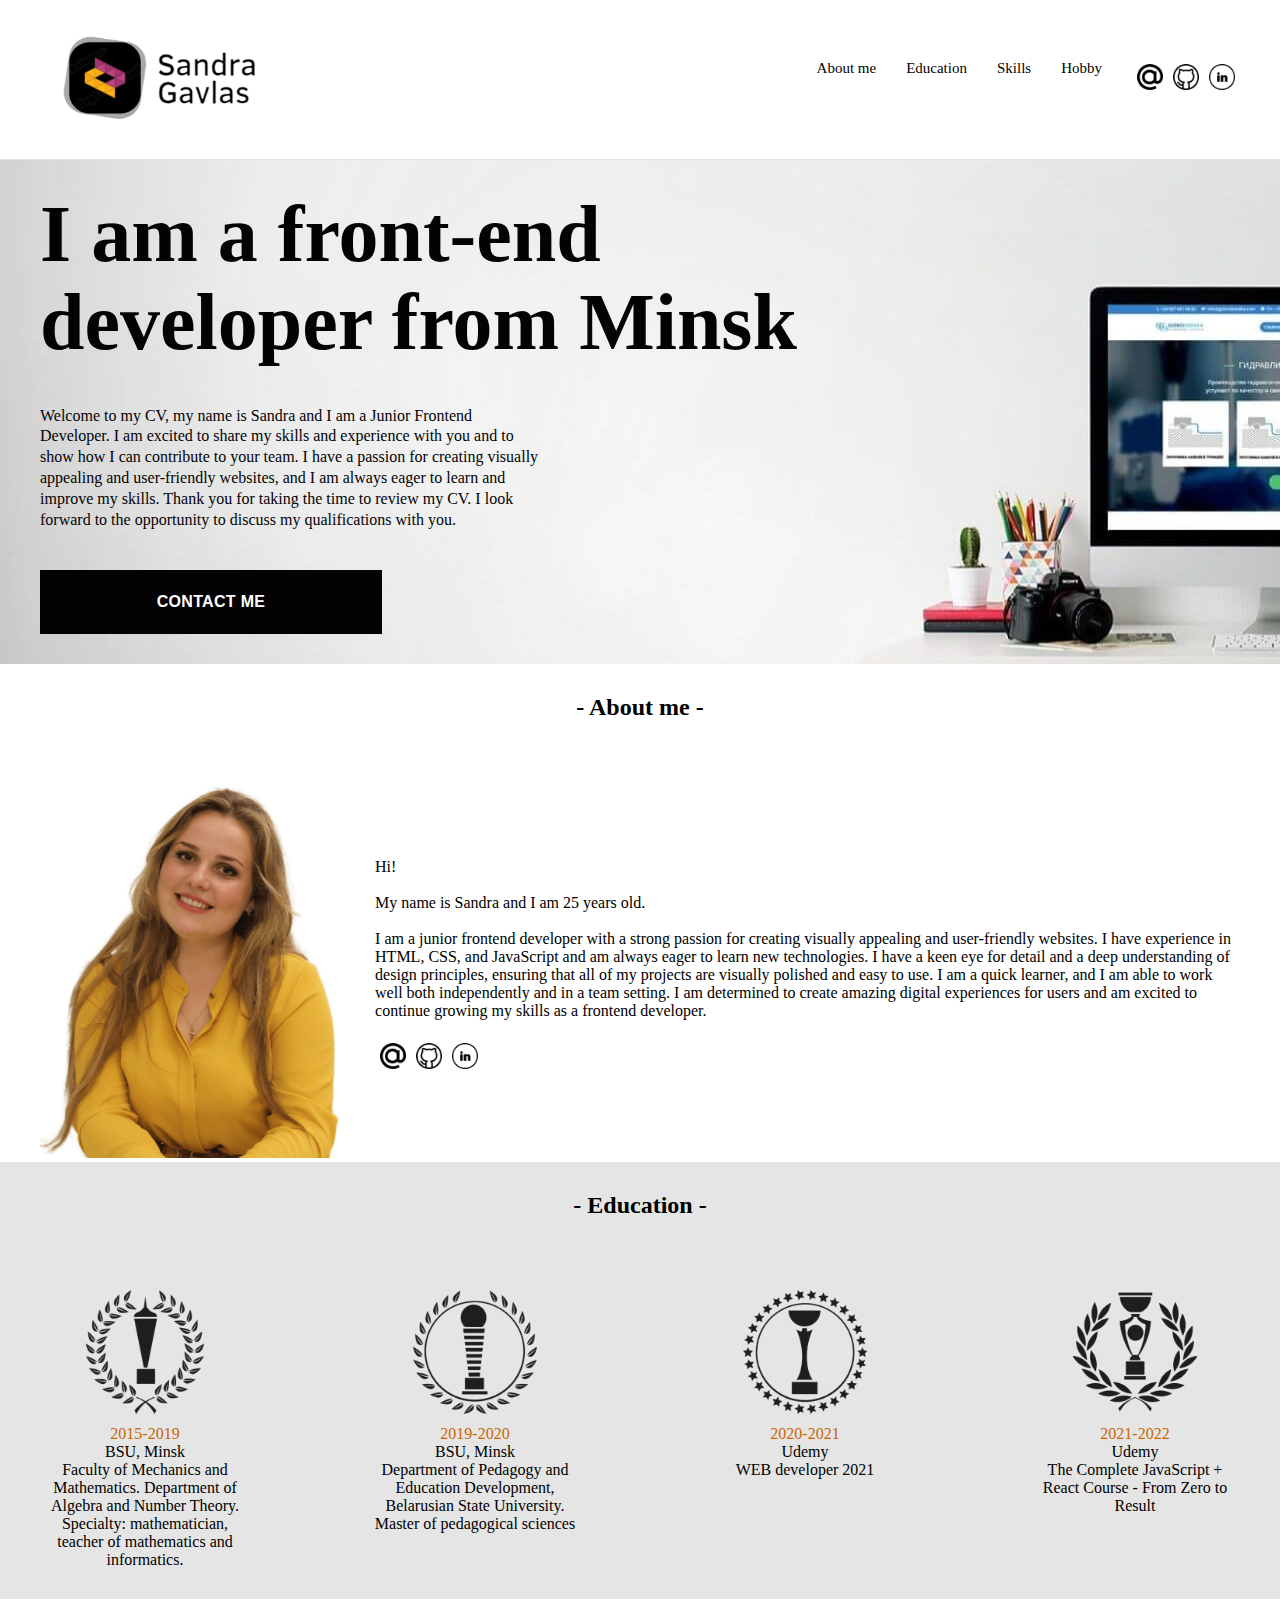
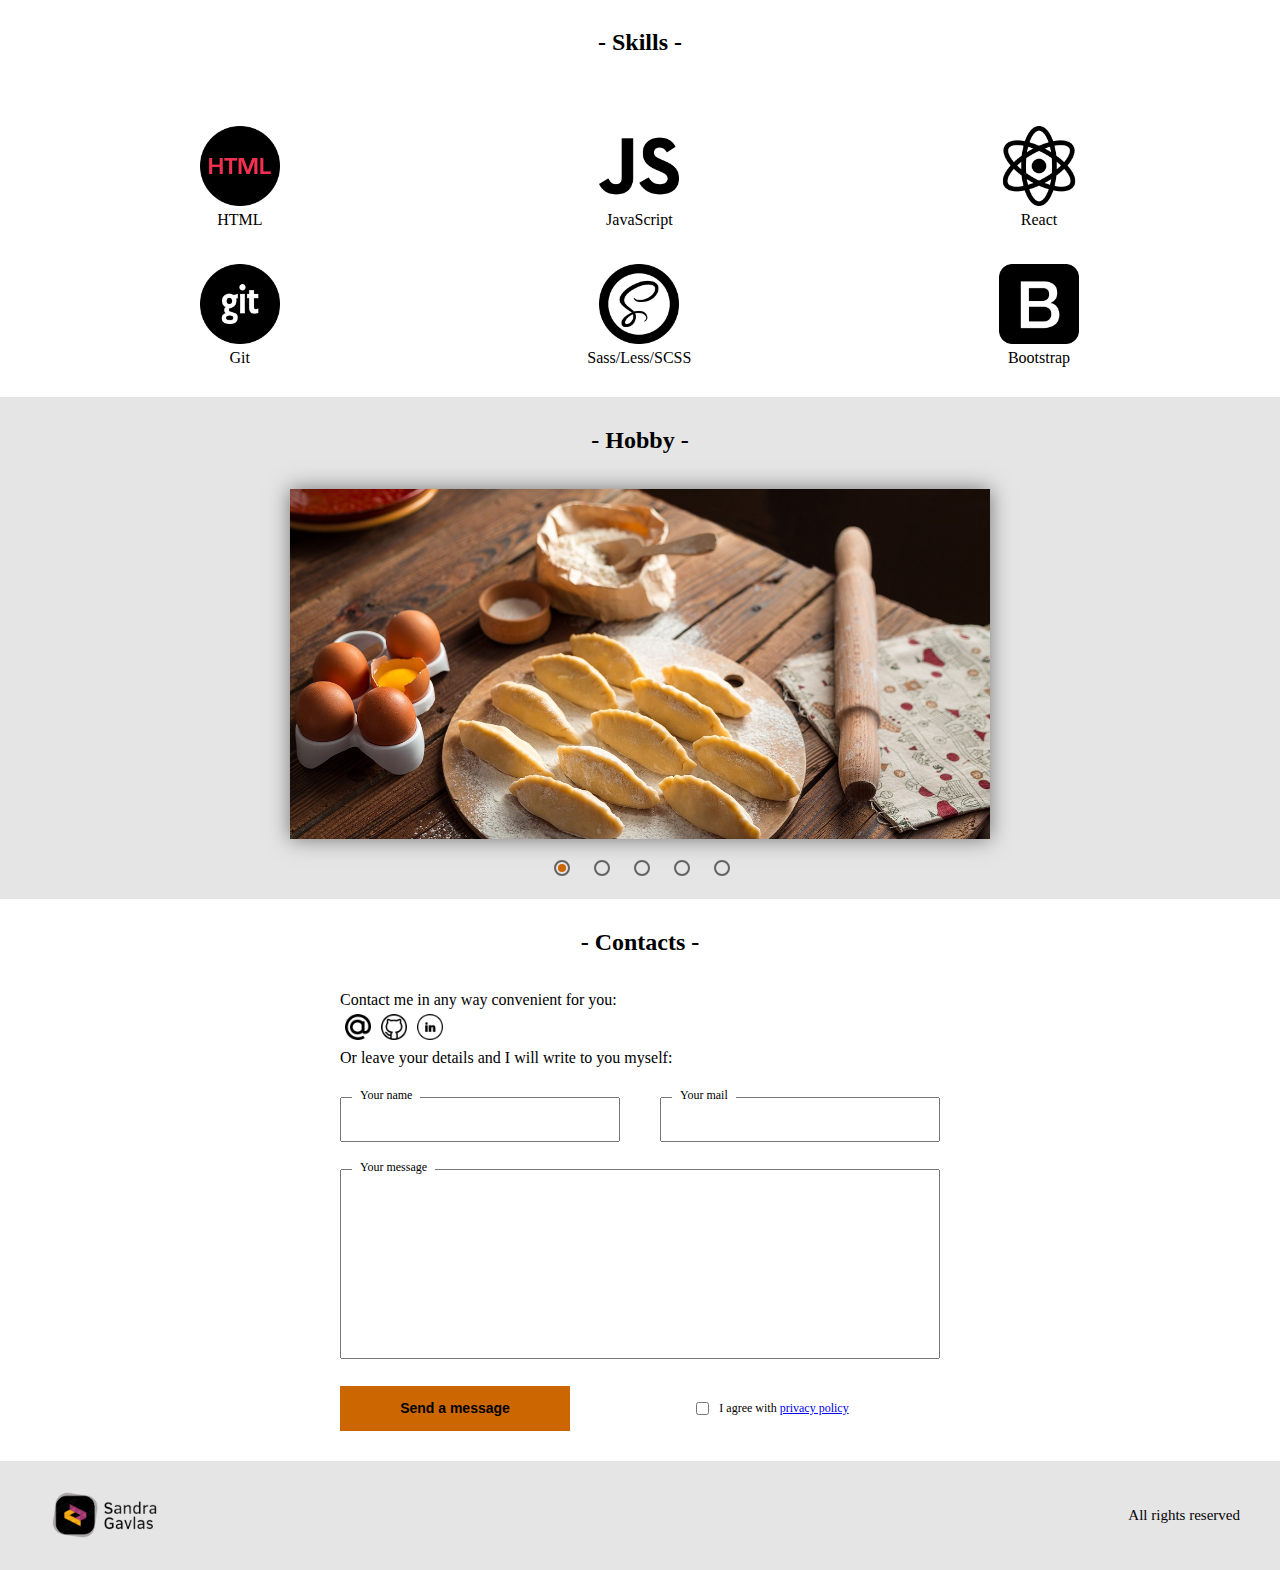
<file: index.html>
<!DOCTYPE html>
<html lang="en">
<head>
    <meta charset="UTF-8">
    <meta http-equiv="X-UA-Compatible" content="IE=edge">
    <meta name="viewport" content="width=device-width, initial-scale=1.0">
    <link rel="stylesheet" href="css/style.css">
    <link href="css/media-queries.css" rel="stylesheet" type="text/css">
    <title>Front-end developer Sandra Gavlas</title>
</head>
<body>
    <header class="header">
        <div class="container">
            <div class="logo">
                <a href="#">
                  <img src="img/logo.png" alt="Logo">  
                </a>
                
            </div>
            <nav>
                <ul class="menu">
                    <li class="menu-item">
                        <a href="#about">About me</a>
                    </li>
                    <li class="menu-item">
                        <a href="#education">Education</a>
                    </li>
                    <li class="menu-item">
                        <a href="#skills">Skills</a>
                    </li>
                    <li class="menu-item">
                        <a href="#hobby">Hobby</a>
                    </li>
                    <li class="menu-item social social-menu">
                        <a href="https://mail.ru">
                            <img src="img/icons/email.png" alt="email"> 
                        </a>
                        <a href="https://github.com/">
                            <img src="img/icons/github.png" alt="github"> 
                        </a>
                        <a href="https://www.linkedin.com">
                            <img src="img/icons/linkedin.png" alt="linkedin"> 
                        </a>
                    </li>
                </ul>
                <div class="hamburger">
                    <span></span>
                    <span></span>
                    <span></span>
                </div>
            </nav>
        </div>
    </header>

    <section class="main">
        <div class="container">
            <div class="main-info">
                <h1 class="main-title">I am a front-end developer from Minsk</h1>
                <div class="main-text">Welcome to my CV, my name is Sandra and I am a Junior Frontend Developer. I am excited to share my skills and experience with you and to show how I can contribute to your team. I have a passion for creating visually appealing and user-friendly websites, and I am always eager to learn and improve my skills. Thank you for taking the time to review my CV. I look forward to the opportunity to discuss my qualifications with you.
                </div>
                <div class="main-action">
                    <a href="#contacts">
                      <button class="button">contact me</button>  
                    </a>
                    
                </div>
            </div>
        </div>
    
    </section>

    <section class="about" id="about">
        <h2> - About me - </h2>
        <div class="container">
            <div class="about-foto">
                <img src="img/myfoto.png" alt="My foto">
            </div>
            <div class="about-info">
                <br>
                <p>Hi!</p>
                <br>
                <p>My name is Sandra and I am 25 years old. </p>
                <br>
                <p>I am a junior frontend developer with a strong passion for creating visually appealing and user-friendly websites. I have experience in HTML, CSS, and JavaScript and am always eager to learn new technologies. I have a keen eye for detail and a deep understanding of design principles, ensuring that all of my projects are visually polished and easy to use. I am a quick learner, and I am able to work well both independently and in a team setting. I am determined to create amazing digital experiences for users and am excited to continue growing my skills as a frontend developer.
                </p>
                <br>
                <div class="social">
                    <a href="https://mail.ru">
                        <img src="img/icons/email.png" alt="email"> 
                    </a>
                    <a href="https://github.com/">
                        <img src="img/icons/github.png" alt="github"> 
                    </a>
                    <a href="https://www.linkedin.com">
                        <img src="img/icons/linkedin.png" alt="linkedin"> 
                    </a>
                </div>

            </div>
        </div>
    </section>
    
    <section class="education" id="education">
        <h2>- Education -</h2>
        <div class="container">
            <div class="education-item">
                <img src="img/cup1.png" alt="Cup">
                <div class="education-item-year">2015-2019</div>
                <div class="education-item-institution">BSU, Minsk</div>
                <p>Faculty of Mechanics and Mathematics. Department of Algebra and Number Theory. Specialty: mathematician, teacher of mathematics and informatics.</p>
            </div>
            <div class="education-item">
                <img src="img/cup2.png" alt="Cup">
                <div class="education-item-year">2019-2020</div>
                <div class="education-item-institution">BSU, Minsk</div>
                <p>Department of Pedagogy and Education Development, Belarusian State University. Master of pedagogical sciences</p>
            </div>
            <div class="education-item">
                <img src="img/cup3.png" alt="Cup">
                <div class="education-item-year">2020-2021</div>
                <div class="education-item-institution">Udemy</div>
                <p>WEB developer 2021</p>
            </div>
            <div class="education-item">
                <img src="img/cup4.png" alt="Cup">
                <div class="education-item-year">2021-2022</div>
                <div class="education-item-institution">Udemy</div>
                <p>The Complete JavaScript + React Course - From Zero to Result</p>
            </div>
        </div>
    </section>

    <section class="skills" id="skills">
        <h2>- Skills -</h2>
        <div class="container">
            <div class="skills-item">
                <img src="img/html.png" alt="Html">
                <p>HTML</p>
            </div>
            <div class="skills-item">
                <img src="img/js.png" alt="JS">
                <p>JavaScript</p>
            </div>
            <div class="skills-item">
                <img src="img/atom.png" alt="React">
                <p>React</p>
            </div>
            <div class="skills-item">
                <img src="img/git.png" alt="Git">
                <p>Git</p>
            </div>
            <div class="skills-item">
                <img src="img/sass.png" alt="Sass">
                <p>Sass/Less/SCSS</p>
            </div>
            <div class="skills-item">
                <img src="img/bootstrap.png" alt="bootstrap">
                <p>Bootstrap</p>
            </div>

        </div>
    </section>

    <section class="hobby" id="hobby">
        <h2>- Hobby -</h2>
        <div class="container">
            <input type="radio" name="point" id="slide-1" checked>
            <input type="radio" name="point" id="slide-2">
            <input type="radio" name="point" id="slide-3">
            <input type="radio" name="point" id="slide-4">
            <input type="radio" name="point" id="slide-5">
            <div class="slider">
                <div class="slides slide-1"></div>
                <div class="slides slide-2"></div>
                <div class="slides slide-3"></div>
                <div class="slides slide-4"></div>
                <div class="slides slide-5"></div>
            </div>	
            <div class="controls">
                <label for="slide-1"></label>
                <label for="slide-2"></label>
                <label for="slide-3"></label>
                <label for="slide-4"></label>
                <label for="slide-5"></label>
            </div>
        </div>
    </section>

    <section class="contacts" id="contacts">
        <div class="container">
            <h2>- Contacts -</h2>
            <p>Contact me in any way convenient for you:</p>
            <div class="social ">
                <a href="https://mail.ru">
                    <img src="img/icons/email.png" alt="email"> 
                </a>
                <a href="https://github.com/">
                    <img src="img/icons/github.png" alt="github"> 
                </a>
                <a href="https://www.linkedin.com">
                    <img src="img/icons/linkedin.png" alt="linkedin"> 
                </a>
            </div>
            <p>Or leave your details and I will write to you myself:</p>
            <form action="#" class="contacts-form">
                <div class="contacts-input contacts-item">
                    <input required name="name" id="name" type="text">
                    <label for="name">Your name</label>
                </div>
                <div class="contacts-input contacts-item">
                    <input required name="email" id="email" type="email">
                    <label for="email">Your mail</label>
                </div>
                <div class="contacts-textarea contacts-item">
                    <textarea name="text" id="text"></textarea>
                    <label for="text">Your message</label>
                </div>
                <div class="contacts-triggers contacts-item">
                    <button class="contacts-btn btn">Send a message</button>
                    <div class="contacts-policy contacts-item">
                        <input required type="checkbox">
                        <span>I agree with <a href="/policy.html">privacy policy</a> </span>
                    </div>
                </div>
            </form>
        </div>
    </section>

    <footer class="footer">
        <div class="container">
            <div class="logo">
                <img src="img/logo.png" alt="Logo">
            </div>
            <div class="rights">All rights reserved</div>
        </div>
    </footer>
    <script src="js/script.js"></script>
</body>
</html>
</file>
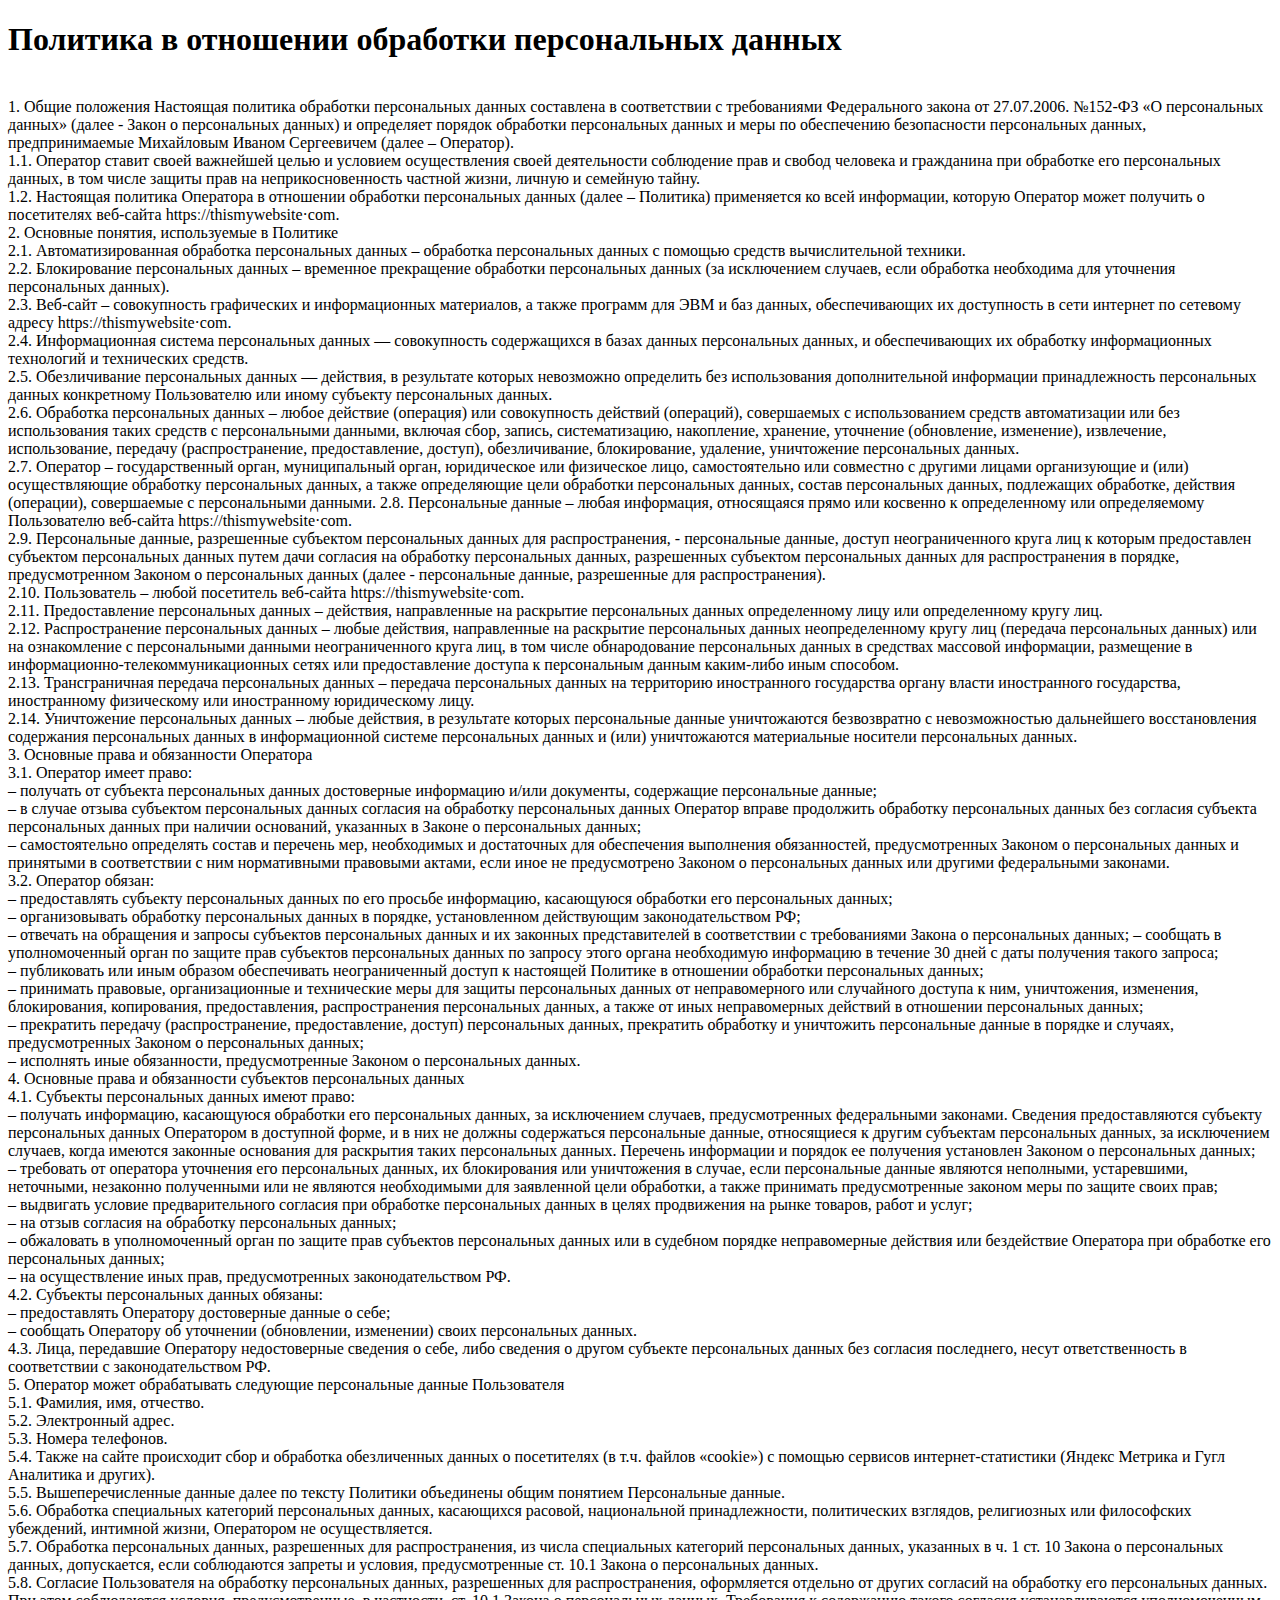
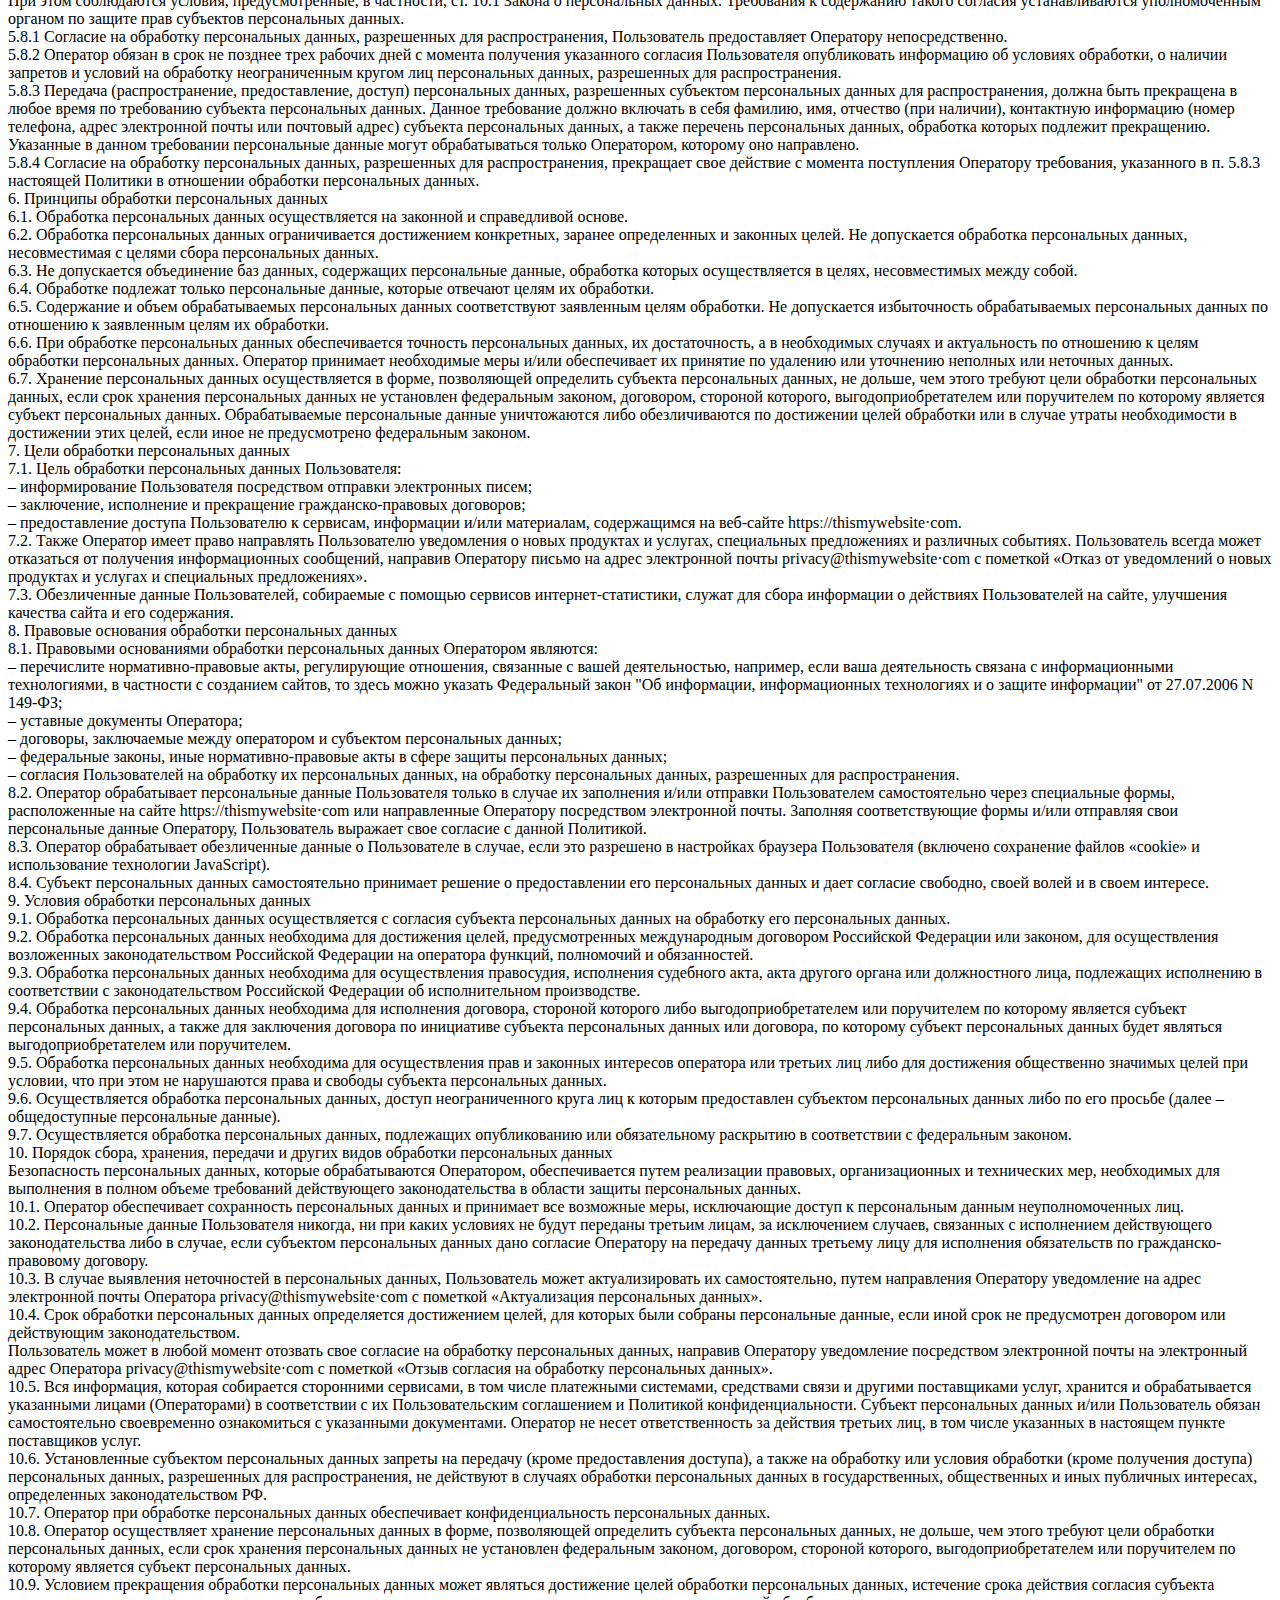
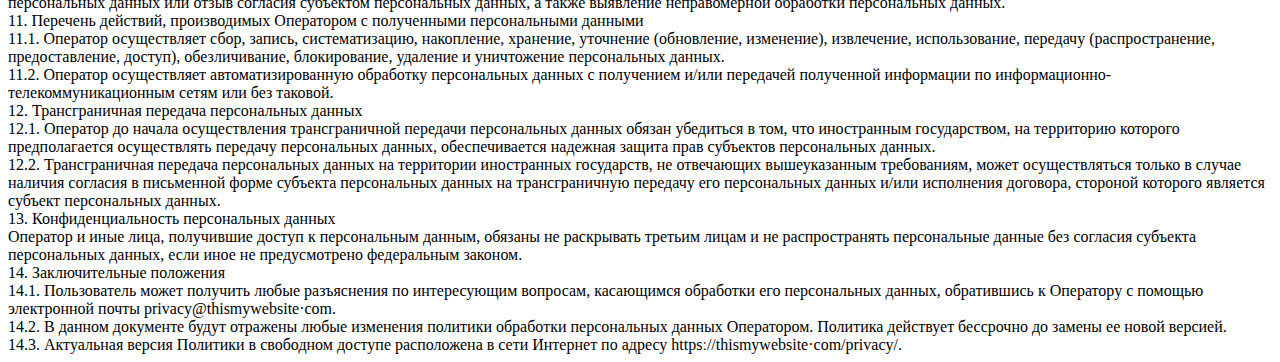
<file: policy.html>
<!DOCTYPE html>
<html lang="en">
<head>
    <meta charset="UTF-8">
    <meta http-equiv="X-UA-Compatible" content="IE=edge">
    <meta name="viewport" content="width=device-width, initial-scale=1.0">
    <title>Policy</title>
</head>
<body>
    <div class="container">
        <h1>Политика в отношении обработки персональных данных</h1> <br>
    1. Общие положения
    Настоящая политика обработки персональных данных составлена в соответствии с требованиями Федерального закона от 27.07.2006. №152-ФЗ «О персональных данных» (далее - Закон о персональных данных) и определяет порядок обработки персональных данных и меры по обеспечению безопасности персональных данных, предпринимаемые Михайловым Иваном Сергеевичем (далее – Оператор). <br>
    1.1. Оператор ставит своей важнейшей целью и условием осуществления своей деятельности соблюдение прав и свобод человека и гражданина при обработке его персональных данных, в том числе защиты прав на неприкосновенность частной жизни, личную и семейную тайну.<br>
    1.2. Настоящая политика Оператора в отношении обработки персональных данных (далее – Политика) применяется ко всей информации, которую Оператор может получить о посетителях веб-сайта httpsː//thismywebsite·com.<br>
    2. Основные понятия, используемые в Политике <br>
    2.1. Автоматизированная обработка персональных данных – обработка персональных данных с помощью средств вычислительной техники. <br>
    2.2. Блокирование персональных данных – временное прекращение обработки персональных данных (за исключением случаев, если обработка необходима для уточнения персональных данных). <br>
    2.3. Веб-сайт – совокупность графических и информационных материалов, а также программ для ЭВМ и баз данных, обеспечивающих их доступность в сети интернет по сетевому адресу httpsː//thismywebsite·com. <br>
    2.4. Информационная система персональных данных — совокупность содержащихся в базах данных персональных данных, и обеспечивающих их обработку информационных технологий и технических средств. <br>
    2.5. Обезличивание персональных данных — действия, в результате которых невозможно определить без использования дополнительной информации принадлежность персональных данных конкретному Пользователю или иному субъекту персональных данных. <br>
    2.6. Обработка персональных данных – любое действие (операция) или совокупность действий (операций), совершаемых с использованием средств автоматизации или без использования таких средств с персональными данными, включая сбор, запись, систематизацию, накопление, хранение, уточнение (обновление, изменение), извлечение, использование, передачу (распространение, предоставление, доступ), обезличивание, блокирование, удаление, уничтожение персональных данных. <br>
    2.7. Оператор – государственный орган, муниципальный орган, юридическое или физическое лицо, самостоятельно или совместно с другими лицами организующие и (или) осуществляющие обработку персональных данных, а также определяющие цели обработки персональных данных, состав персональных данных, подлежащих обработке, действия (операции), совершаемые с персональными данными.
    2.8. Персональные данные – любая информация, относящаяся прямо или косвенно к определенному или определяемому Пользователю веб-сайта httpsː//thismywebsite·com. <br>
    2.9. Персональные данные, разрешенные субъектом персональных данных для распространения, - персональные данные, доступ неограниченного круга лиц к которым предоставлен субъектом персональных данных путем дачи согласия на обработку персональных данных, разрешенных субъектом персональных данных для распространения в порядке, предусмотренном Законом о персональных данных (далее - персональные данные, разрешенные для распространения). <br>
    2.10. Пользователь – любой посетитель веб-сайта httpsː//thismywebsite·com. <br>
    2.11. Предоставление персональных данных – действия, направленные на раскрытие персональных данных определенному лицу или определенному кругу лиц. <br>
    2.12. Распространение персональных данных – любые действия, направленные на раскрытие персональных данных неопределенному кругу лиц (передача персональных данных) или на ознакомление с персональными данными неограниченного круга лиц, в том числе обнародование персональных данных в средствах массовой информации, размещение в информационно-телекоммуникационных сетях или предоставление доступа к персональным данным каким-либо иным способом. <br>
    2.13. Трансграничная передача персональных данных – передача персональных данных на территорию иностранного государства органу власти иностранного государства, иностранному физическому или иностранному юридическому лицу. <br>
    2.14. Уничтожение персональных данных – любые действия, в результате которых персональные данные уничтожаются безвозвратно с невозможностью дальнейшего восстановления содержания персональных данных в информационной системе персональных данных и (или) уничтожаются материальные носители персональных данных. <br>
    3. Основные права и обязанности Оператора <br>
    3.1. Оператор имеет право: <br>
    – получать от субъекта персональных данных достоверные информацию и/или документы, содержащие персональные данные;<br>
    – в случае отзыва субъектом персональных данных согласия на обработку персональных данных Оператор вправе продолжить обработку персональных данных без согласия субъекта персональных данных при наличии оснований, указанных в Законе о персональных данных; <br>
    – самостоятельно определять состав и перечень мер, необходимых и достаточных для обеспечения выполнения обязанностей, предусмотренных Законом о персональных данных и принятыми в соответствии с ним нормативными правовыми актами, если иное не предусмотрено Законом о персональных данных или другими федеральными законами. <br>
    3.2. Оператор обязан: <br>
    – предоставлять субъекту персональных данных по его просьбе информацию, касающуюся обработки его персональных данных; <br>
    – организовывать обработку персональных данных в порядке, установленном действующим законодательством РФ;<br>
    – отвечать на обращения и запросы субъектов персональных данных и их законных представителей в соответствии с требованиями Закона о персональных данных;
    – сообщать в уполномоченный орган по защите прав субъектов персональных данных по запросу этого органа необходимую информацию в течение 30 дней с даты получения такого запроса;<br>
    – публиковать или иным образом обеспечивать неограниченный доступ к настоящей Политике в отношении обработки персональных данных; <br>
    – принимать правовые, организационные и технические меры для защиты персональных данных от неправомерного или случайного доступа к ним, уничтожения, изменения, блокирования, копирования, предоставления, распространения персональных данных, а также от иных неправомерных действий в отношении персональных данных; <br>
    – прекратить передачу (распространение, предоставление, доступ) персональных данных, прекратить обработку и уничтожить персональные данные в порядке и случаях, предусмотренных Законом о персональных данных; <br>
    – исполнять иные обязанности, предусмотренные Законом о персональных данных. <br>
    4. Основные права и обязанности субъектов персональных данных <br>
    4.1. Субъекты персональных данных имеют право: <br>
    – получать информацию, касающуюся обработки его персональных данных, за исключением случаев, предусмотренных федеральными законами. Сведения предоставляются субъекту персональных данных Оператором в доступной форме, и в них не должны содержаться персональные данные, относящиеся к другим субъектам персональных данных, за исключением случаев, когда имеются законные основания для раскрытия таких персональных данных. Перечень информации и порядок ее получения установлен Законом о персональных данных; <br> 
    – требовать от оператора уточнения его персональных данных, их блокирования или уничтожения в случае, если персональные данные являются неполными, устаревшими, неточными, незаконно полученными или не являются необходимыми для заявленной цели обработки, а также принимать предусмотренные законом меры по защите своих прав; <br>
    – выдвигать условие предварительного согласия при обработке персональных данных в целях продвижения на рынке товаров, работ и услуг;<br>
    – на отзыв согласия на обработку персональных данных; <br>
    – обжаловать в уполномоченный орган по защите прав субъектов персональных данных или в судебном порядке неправомерные действия или бездействие Оператора при обработке его персональных данных; <br> 
    – на осуществление иных прав, предусмотренных законодательством РФ. <br>
    4.2. Субъекты персональных данных обязаны: <br>
    – предоставлять Оператору достоверные данные о себе;<br>
    – сообщать Оператору об уточнении (обновлении, изменении) своих персональных данных. <br>
    4.3. Лица, передавшие Оператору недостоверные сведения о себе, либо сведения о другом субъекте персональных данных без согласия последнего, несут ответственность в соответствии с законодательством РФ. <br>
    5. Оператор может обрабатывать следующие персональные данные Пользователя <br>
    5.1. Фамилия, имя, отчество. <br>
    5.2. Электронный адрес. <br>
    5.3. Номера телефонов.<br>
    5.4. Также на сайте происходит сбор и обработка обезличенных данных о посетителях (в т.ч. файлов «cookie») с помощью сервисов интернет-статистики (Яндекс Метрика и Гугл Аналитика и других). <br>
    5.5. Вышеперечисленные данные далее по тексту Политики объединены общим понятием Персональные данные. <br>
    5.6. Обработка специальных категорий персональных данных, касающихся расовой, национальной принадлежности, политических взглядов, религиозных или философских убеждений, интимной жизни, Оператором не осуществляется. <br>
    5.7. Обработка персональных данных, разрешенных для распространения, из числа специальных категорий персональных данных, указанных в ч. 1 ст. 10 Закона о персональных данных, допускается, если соблюдаются запреты и условия, предусмотренные ст. 10.1 Закона о персональных данных. <br>
    5.8. Согласие Пользователя на обработку персональных данных, разрешенных для распространения, оформляется отдельно от других согласий на обработку его персональных данных. При этом соблюдаются условия, предусмотренные, в частности, ст. 10.1 Закона о персональных данных. Требования к содержанию такого согласия устанавливаются уполномоченным органом по защите прав субъектов персональных данных. <br>
    5.8.1 Согласие на обработку персональных данных, разрешенных для распространения, Пользователь предоставляет Оператору непосредственно. <br>
    5.8.2 Оператор обязан в срок не позднее трех рабочих дней с момента получения указанного согласия Пользователя опубликовать информацию об условиях обработки, о наличии запретов и условий на обработку неограниченным кругом лиц персональных данных, разрешенных для распространения. <br>
    5.8.3 Передача (распространение, предоставление, доступ) персональных данных, разрешенных субъектом персональных данных для распространения, должна быть прекращена в любое время по требованию субъекта персональных данных. Данное требование должно включать в себя фамилию, имя, отчество (при наличии), контактную информацию (номер телефона, адрес электронной почты или почтовый адрес) субъекта персональных данных, а также перечень персональных данных, обработка которых подлежит прекращению. Указанные в данном требовании персональные данные могут обрабатываться только Оператором, которому оно направлено. <br>
    5.8.4 Согласие на обработку персональных данных, разрешенных для распространения, прекращает свое действие с момента поступления Оператору требования, указанного в п. 5.8.3 настоящей Политики в отношении обработки персональных данных. <br>
    6. Принципы обработки персональных данных <br>
    6.1. Обработка персональных данных осуществляется на законной и справедливой основе.<br>
    6.2. Обработка персональных данных ограничивается достижением конкретных, заранее определенных и законных целей. Не допускается обработка персональных данных, несовместимая с целями сбора персональных данных. <br>
    6.3. Не допускается объединение баз данных, содержащих персональные данные, обработка которых осуществляется в целях, несовместимых между собой.<br>
    6.4. Обработке подлежат только персональные данные, которые отвечают целям их обработки.<br>
    6.5. Содержание и объем обрабатываемых персональных данных соответствуют заявленным целям обработки. Не допускается избыточность обрабатываемых персональных данных по отношению к заявленным целям их обработки. <br>
    6.6. При обработке персональных данных обеспечивается точность персональных данных, их достаточность, а в необходимых случаях и актуальность по отношению к целям обработки персональных данных. Оператор принимает необходимые меры и/или обеспечивает их принятие по удалению или уточнению неполных или неточных данных. <br>
    6.7. Хранение персональных данных осуществляется в форме, позволяющей определить субъекта персональных данных, не дольше, чем этого требуют цели обработки персональных данных, если срок хранения персональных данных не установлен федеральным законом, договором, стороной которого, выгодоприобретателем или поручителем по которому является субъект персональных данных. Обрабатываемые персональные данные уничтожаются либо обезличиваются по достижении целей обработки или в случае утраты необходимости в достижении этих целей, если иное не предусмотрено федеральным законом. <br>
    7. Цели обработки персональных данных <br>
    7.1. Цель обработки персональных данных Пользователя:<br>
    – информирование Пользователя посредством отправки электронных писем;<br>
    – заключение, исполнение и прекращение гражданско-правовых договоров;<br>
    – предоставление доступа Пользователю к сервисам, информации и/или материалам, содержащимся на веб-сайте httpsː//thismywebsite·com. <br>
    7.2. Также Оператор имеет право направлять Пользователю уведомления о новых продуктах и услугах, специальных предложениях и различных событиях. Пользователь всегда может отказаться от получения информационных сообщений, направив Оператору письмо на адрес электронной почты privacy@thismywebsite·com с пометкой «Отказ от уведомлений о новых продуктах и услугах и специальных предложениях». <br>
    7.3. Обезличенные данные Пользователей, собираемые с помощью сервисов интернет-статистики, служат для сбора информации о действиях Пользователей на сайте, улучшения качества сайта и его содержания. <br>
    8. Правовые основания обработки персональных данных <br>
    8.1. Правовыми основаниями обработки персональных данных Оператором являются:<br>
    – перечислите нормативно-правовые акты, регулирующие отношения, связанные с вашей деятельностью, например, если ваша деятельность связана с информационными технологиями, в частности с созданием сайтов, то здесь можно указать Федеральный закон "Об информации, информационных технологиях и о защите информации" от 27.07.2006 N 149-ФЗ;<br>
    – уставные документы Оператора;<br>
    – договоры, заключаемые между оператором и субъектом персональных данных; <br>
    – федеральные законы, иные нормативно-правовые акты в сфере защиты персональных данных;<br>
    – согласия Пользователей на обработку их персональных данных, на обработку персональных данных, разрешенных для распространения.<br>
    8.2. Оператор обрабатывает персональные данные Пользователя только в случае их заполнения и/или отправки Пользователем самостоятельно через специальные формы, расположенные на сайте httpsː//thismywebsite·com или направленные Оператору посредством электронной почты. Заполняя соответствующие формы и/или отправляя свои персональные данные Оператору, Пользователь выражает свое согласие с данной Политикой. <br>
    8.3. Оператор обрабатывает обезличенные данные о Пользователе в случае, если это разрешено в настройках браузера Пользователя (включено сохранение файлов «cookie» и использование технологии JavaScript). <br>
    8.4. Субъект персональных данных самостоятельно принимает решение о предоставлении его персональных данных и дает согласие свободно, своей волей и в своем интересе. <br>
    9. Условия обработки персональных данных <br>
    9.1. Обработка персональных данных осуществляется с согласия субъекта персональных данных на обработку его персональных данных. <br>
    9.2. Обработка персональных данных необходима для достижения целей, предусмотренных международным договором Российской Федерации или законом, для осуществления возложенных законодательством Российской Федерации на оператора функций, полномочий и обязанностей. <br>
    9.3. Обработка персональных данных необходима для осуществления правосудия, исполнения судебного акта, акта другого органа или должностного лица, подлежащих исполнению в соответствии с законодательством Российской Федерации об исполнительном производстве.<br>
    9.4. Обработка персональных данных необходима для исполнения договора, стороной которого либо выгодоприобретателем или поручителем по которому является субъект персональных данных, а также для заключения договора по инициативе субъекта персональных данных или договора, по которому субъект персональных данных будет являться выгодоприобретателем или поручителем. <br>
    9.5. Обработка персональных данных необходима для осуществления прав и законных интересов оператора или третьих лиц либо для достижения общественно значимых целей при условии, что при этом не нарушаются права и свободы субъекта персональных данных. <br>
    9.6. Осуществляется обработка персональных данных, доступ неограниченного круга лиц к которым предоставлен субъектом персональных данных либо по его просьбе (далее – общедоступные персональные данные). <br>
    9.7. Осуществляется обработка персональных данных, подлежащих опубликованию или обязательному раскрытию в соответствии с федеральным законом. <br>
    10. Порядок сбора, хранения, передачи и других видов обработки персональных данных<br>
    Безопасность персональных данных, которые обрабатываются Оператором, обеспечивается путем реализации правовых, организационных и технических мер, необходимых для выполнения в полном объеме требований действующего законодательства в области защиты персональных данных. <br>
    10.1. Оператор обеспечивает сохранность персональных данных и принимает все возможные меры, исключающие доступ к персональным данным неуполномоченных лиц. <br>
    10.2. Персональные данные Пользователя никогда, ни при каких условиях не будут переданы третьим лицам, за исключением случаев, связанных с исполнением действующего законодательства либо в случае, если субъектом персональных данных дано согласие Оператору на передачу данных третьему лицу для исполнения обязательств по гражданско-правовому договору. <br>
    10.3. В случае выявления неточностей в персональных данных, Пользователь может актуализировать их самостоятельно, путем направления Оператору уведомление на адрес электронной почты Оператора privacy@thismywebsite·com с пометкой «Актуализация персональных данных». <br>
    10.4. Срок обработки персональных данных определяется достижением целей, для которых были собраны персональные данные, если иной срок не предусмотрен договором или действующим законодательством. <br>
    Пользователь может в любой момент отозвать свое согласие на обработку персональных данных, направив Оператору уведомление посредством электронной почты на электронный адрес Оператора privacy@thismywebsite·com с пометкой «Отзыв согласия на обработку персональных данных». <br>
    10.5. Вся информация, которая собирается сторонними сервисами, в том числе платежными системами, средствами связи и другими поставщиками услуг, хранится и обрабатывается указанными лицами (Операторами) в соответствии с их Пользовательским соглашением и Политикой конфиденциальности. Субъект персональных данных и/или Пользователь обязан самостоятельно своевременно ознакомиться с указанными документами. Оператор не несет ответственность за действия третьих лиц, в том числе указанных в настоящем пункте поставщиков услуг. <br>
    10.6. Установленные субъектом персональных данных запреты на передачу (кроме предоставления доступа), а также на обработку или условия обработки (кроме получения доступа) персональных данных, разрешенных для распространения, не действуют в случаях обработки персональных данных в государственных, общественных и иных публичных интересах, определенных законодательством РФ. <br>
    10.7. Оператор при обработке персональных данных обеспечивает конфиденциальность персональных данных. <br>
    10.8. Оператор осуществляет хранение персональных данных в форме, позволяющей определить субъекта персональных данных, не дольше, чем этого требуют цели обработки персональных данных, если срок хранения персональных данных не установлен федеральным законом, договором, стороной которого, выгодоприобретателем или поручителем по которому является субъект персональных данных. <br>
    10.9. Условием прекращения обработки персональных данных может являться достижение целей обработки персональных данных, истечение срока действия согласия субъекта персональных данных или отзыв согласия субъектом персональных данных, а также выявление неправомерной обработки персональных данных.<br>
    11. Перечень действий, производимых Оператором с полученными персональными данными <br>
    11.1. Оператор осуществляет сбор, запись, систематизацию, накопление, хранение, уточнение (обновление, изменение), извлечение, использование, передачу (распространение, предоставление, доступ), обезличивание, блокирование, удаление и уничтожение персональных данных.<br>
    11.2. Оператор осуществляет автоматизированную обработку персональных данных с получением и/или передачей полученной информации по информационно-телекоммуникационным сетям или без таковой.<br>
    12. Трансграничная передача персональных данных <br>
    12.1. Оператор до начала осуществления трансграничной передачи персональных данных обязан убедиться в том, что иностранным государством, на территорию которого предполагается осуществлять передачу персональных данных, обеспечивается надежная защита прав субъектов персональных данных.<br>
    12.2. Трансграничная передача персональных данных на территории иностранных государств, не отвечающих вышеуказанным требованиям, может осуществляться только в случае наличия согласия в письменной форме субъекта персональных данных на трансграничную передачу его персональных данных и/или исполнения договора, стороной которого является субъект персональных данных.<br>
    13. Конфиденциальность персональных данных<br>
    Оператор и иные лица, получившие доступ к персональным данным, обязаны не раскрывать третьим лицам и не распространять персональные данные без согласия субъекта персональных данных, если иное не предусмотрено федеральным законом.<br>
    14. Заключительные положения<br>
    14.1. Пользователь может получить любые разъяснения по интересующим вопросам, касающимся обработки его персональных данных, обратившись к Оператору с помощью электронной почты privacy@thismywebsite·com.<br>
    14.2. В данном документе будут отражены любые изменения политики обработки персональных данных Оператором. Политика действует бессрочно до замены ее новой версией.<br>
    14.3. Актуальная версия Политики в свободном доступе расположена в сети Интернет по адресу httpsː//thismywebsite·com/privacy/. <br>
    </div>
</body>
</html>
</file>
<file: css/style.css>
* {
    padding: 0;
    margin: 0;
    -webkit-box-sizing: border-box;
	-moz-box-sizing: border-box;
	-o-box-sizing: border-box;
	box-sizing: border-box;
}

:root {
    --second-color: #CC6600;
    --main-color: #b8b8b85d;
}

.hamburger {
	display: none; 
}

.header{
    position: relative;
    border-bottom: 1px solid #E5E5E5;
    padding: 2% 0;
}

.container {
    max-width: 1200px;
    margin: 0 auto;
}

.header .container {
    display: flex;
    align-items: center;
    justify-content: space-between;
}

.logo img {
    max-width: 240px;
    vertical-align: bottom;
}

nav {
    display: flex;
}

.menu {
    list-style: none;
    display: flex;
}

.menu-item {
    margin-right: 30px;
}

.menu-item a {
    font-size: 15px;
    color: #030305;
    text-decoration: none;
}

.menu-item a:hover {
    color:var(--second-color);
}

.social {
    display: flex;
    margin-right: 0px;
}

.social img:hover {
    background-color: var(--second-color);
    border-radius:100%;
}

.social img {
    max-width: 36px;
    padding: 5px;
}

.main {
    background-image: url("../img/background.jpg");
    background-position: left;
    padding: 30px 0 30px 0;
}

.main-info {
    max-width: 855px;
}

.main-title {
    font-weight: bold;
    font-size: 80px;
    line-height: 110%;
    color: #030305;
    margin-bottom: 40px;
}

.main-text {
    font-size: 16px;
    line-height: 130%;
    color: #030305;
    margin-bottom: 40px;
    max-width: 502px;
}

.button {
    padding: 20px;
    width: 40%;
    height: 64px;
    left: 360px;
    top: 576px;
    background: #030305;
    border: 0;
    box-sizing: border-box;
    text-align: center;
    font-weight: bold;
    font-size: 16px;
    letter-spacing: 0.02em;
    text-transform: uppercase;
    color: #FFFFFF;
    transition: background-color .5s;
}

.button:hover {
    cursor: pointer;
    background: var(--second-color);
}

.about {
    padding-top: 30px;
}

.about .container {
    display: flex;
    align-items: center;
}

.about-foto img {
    max-width: 100%;
    max-height: 100%;
}

.education {
    padding: 30px 0 30px 0;
    background-color: var(--main-color);
}

.education .container {
    display: flex;
    justify-content: space-between;
}

h2 {
    text-align: center;
    padding-bottom: 35px;
}

.education-item {
    display: flex;
    max-width: 210px;
    margin-top: 35px;
    flex-direction: column;
    text-align: center;
}

.education-item img {
    max-width: 270px;
    max-height: 160px;
    text-align: center;
}

.education-item-year{
    margin-top: 10px;
    color: var(--second-color);
}

.skills{
    padding: 30px 0 30px 0;
}

.skills .container{
    display: flex;
    flex-wrap: wrap;
}

.skills h2 {
    text-align: center;
}

.skills-item {
    display: flex;
    margin-top: 35px;
    align-items:center;
    justify-content: center;
    flex-direction: column;
    width: 33.3%;
    
}

.skills-item img {
    margin-bottom: 5px;
    max-width: 80px;
    max-height: 80px;
}

.skills-item img:hover {
    transform: scale(1.5);
}

.hobby {
	background-color: var(--main-color);
    margin: 0 auto;
    padding: 30px 0 60px 0;
    text-align: center;
}

.hobby .container {
	height: 350px;
	position: relative;
	max-width: 700px;
}

.slider {
	background-color: #ddd;
	height: inherit;
	overflow: hidden;
	position: relative;
	width: 100%;
	-webkit-box-shadow: 0 0 20px rgba(0, 0, 0, .5);
	-moz-box-shadow: 0 0 20px rgba(0, 0, 0, .5);
	-o-box-shadow: 0 0 20px rgba(0, 0, 0, .5);
	box-shadow: 0 0 20px rgba(0, 0, 0, .5);
}

.hobby .container > input {
	display: none;
}

.slides {
	height: inherit;
	position: absolute;
	width: inherit;
    background-size: cover;
}

.slide-1 { background-image: url(../img/cooking.jpg); }
.slide-2 { background-image: url(../img/microphone.jpg); }
.slide-3 { background-image: url(../img/pink.jpg); }
.slide-4 { background-image: url(../img/sauna.jpg); }
.slide-5 { background-image: url(../img/backpack.jpg); }

.hobby .container .controls {
	left: 50%;
	margin-left: -98px;
	position: absolute;
}

.hobby .container label {
	cursor: pointer;
	display: inline-block;
	height: 8px;
	margin: 25px 12px 0 16px;
	position: relative;
	width: 8px;
	-webkit-border-radius: 50%;
	-moz-border-radius: 50%;
	-o-border-radius: 50%;
	border-radius: 50%;
}

.hobby .container label:after {
	border: 2px solid rgba(10, 9, 9, 0.589);
	content: " ";
	display: block;
	height: 12px;
	left: -4px;
	position: absolute;
	top: -4px;
	width: 12px;
	-webkit-border-radius: 50%;
	-moz-border-radius: 50%;
	-o-border-radius: 50%;
	border-radius: 50%;
}

.hobby .container label {
	cursor: pointer;
	display: inline-block;
	height: 8px;
	margin: 25px 12px 0 16px;
	position: relative;
	width: 8px;
	-webkit-border-radius: 50%;
	-moz-border-radius: 50%;
	-o-border-radius: 50%;
	border-radius: 50%;
	-webkit-transition: background ease-in-out .5s;
	-moz-transition: background ease-in-out .5s;
	-o-transition: background ease-in-out .5s;
	transition: background ease-in-out .5s;
}

.hobby .container label:hover, 
#slide-1:checked ~ .controls label:nth-of-type(1),
#slide-2:checked ~ .controls label:nth-of-type(2),
#slide-3:checked ~ .controls label:nth-of-type(3),
#slide-4:checked ~ .controls label:nth-of-type(4),
#slide-5:checked ~ .controls label:nth-of-type(5) {
	background: var(--second-color);
}

.slides {
	height: inherit;
	opacity: 0;
	position: absolute;
	width: inherit;
	z-index: 0;
	-webkit-transform: scale(1.5);
	-moz-transform: scale(1.5);
	-o-transform: scale(1.5);
	transform: scale(1.5);
	-webkit-transition: transform ease-in-out .5s, opacity ease-in-out .5s;
	-moz-transition: transform ease-in-out .5s, opacity ease-in-out .5s;
	-o-transition: transform ease-in-out .5s, opacity ease-in-out .5s;
	transition: transform ease-in-out .5s, opacity ease-in-out .5s;
}

#slide-1:checked ~ .slider > .slide-1,
#slide-2:checked ~ .slider > .slide-2,
#slide-3:checked ~ .slider > .slide-3,
#slide-4:checked ~ .slider > .slide-4,
#slide-5:checked ~ .slider > .slide-5 {
	opacity: 1;
	z-index: 1;
	-webkit-transform: scale(1);
	-moz-transform: scale(1);
	-o-transform: scale(1);
	transform: scale(1);
}

.contacts {
    padding: 30px 0 30px 0;
}

.contacts .container {
    max-width: 600px;
}

.contacts-form {
    margin-top: 30px;
    display: grid;
    grid-template: 45px 190px 45px / repeat(2, 280px);
    justify-content: space-between;
    row-gap: 27px;
}

.contacts-form label {
    position: absolute;
    display: block;
    height: 18px;
    padding: 0 8px;
    background-color: #ffff;
    font-size: 12px;
    top: -9px;
    left: 12px;
    margin-bottom: 0;
}

 .contacts-triggers {
    grid-column: 1 / 3;
    display: grid;
    grid-template-columns: repeat(2, auto);
    column-gap: 35px;
}

.contacts-policy {
    font-size: 12px;
    line-height: 14px;
    display: flex;
    align-items: center;
}

.contacts-policy input {
    margin-right: 10px;
}

.contacts-input {
    position: relative;
}

.contacts-input input{
    width: 100%;
    height: 100%;
    padding: 0 20px;
    font-size: 12px;
}

.contacts-textarea {
    position: relative;
    grid-column: 1 / 3;
}

.contacts-textarea textarea {
    width: 100%;
    height: 100%;
    resize: none;
    padding: 20px;
    font-size: 12px; 
}

.contacts-btn {
    border: none;
    font-weight: bold;
    font-size: 14px;
    line-height: 21px;
    width: 230px;
    background-color: var(--second-color);
} 

.contacts-btn:hover {
    background-color: var(--main-color);
    transform: scale(1.1);
    transition: 1s; 
}

.footer {
    background-color:var(--main-color);
    border-top: 1px solid #E5E5E5;
    padding: 25px 0;
}

.footer .container {
    display: flex;
    align-items: center;
    justify-content: space-between;
}

.rights {
    font-size: 15px;
    color: #030305;
}

.footer .logo img {
    max-width: 130px;
}
</file>
<file: css/media-queries.css>
@media screen and (max-width: 980px) {
    .main, .about, .education, .skills, .hobby, .contacts  {
        padding: 5% 2% 6% 2%;
    }

    .main-title {
        font-size: 70px;
    }
    
    .skills .container {
        justify-content: center;
    }

    .skills-item {
        display: flex;
        margin-top: 35px;
        align-items: center;
        width: calc( ( 100% - 160px ) / 3 );
    }

    .education .container {
        flex-wrap: wrap;
        justify-content: center;
    }
}

@media screen and (max-width: 650px) {
    nav {
        position: fixed;
        width: 100%;
        height: 50px;
        z-index: 5;
    }

    .main-title {
        font-size: 40px;
    }

    .skills-item {
        width: 30%;
    }

    .hamburger {
        display: block;
        position: absolute;
        right: 10px;
        top: 20%;
        transform: translateY(-50%);
        width: 30px;
        height: 12px;
    }

    .hamburger span {
        display: block;
        height: 2px;
        width: 100%;
        background-color: var(--second-color);
        margin-bottom: 2px;
        transition: .6s all;
    }

    
    .hamburger-active span {
        margin-bottom: -2px;
    }

    .hamburger-active span:nth-child(3) {
        transform: translateY(3px) rotate(45deg);
    }

    .hamburger-active span:nth-child(2) {
        display: none;
    }

    .hamburger-active span:nth-child(1) {
        transform: translateY(3px) rotate(-45deg);
    }

    ul {
        position: fixed;
        top: 0;
        left: -100%;
        width: 50%;
        height: 100vh;
        padding: 20px 15px;
        flex-direction: column;
        background-color: rgba(0,0,0,.8);
        justify-content: center;
        align-items: center;
        transition: .6s all;
    }

    .menu ul {
        display: list-item;
    }

    .menu-item {
        width: 100%;
        text-align: center;
        padding: 5px 0;
    }

    .menu-item a {
        font-size: 20px;
        color: beige;
    }

    .menu-active {
        left: 0;
    }
    
    .social-menu {
        display: none;
    }

    .skills-item {
        width: 50%;
    }

    .contacts .contacts-form {
        display: block;
    }

    .contacts-item {
        margin-top: 25px;
        height: 30px;
    }

    .contacts-textarea {
        height: 75px;
    }


}

@media screen and (max-width: 480px) {
    .main, .about, .education, .skills {
        padding: 5% 6% 6% 6%;
    }

    .about .container {
         display: block; 
    }

    .hobby, .contacts {
        padding: 6% 6% 15% 6%;
    }

    h2 {
        padding: 0px;
        margin-bottom: 10px;
    }

    .main button {
        padding: 0px;
        width: 50%;
    }
    
    .slides {
        width: -webkit-fill-available;
    }

    .slider {
        margin-top: 20px;
    }

    .hobby .container {
        margin: 0 auto;
        width: 100%;
    }

    .logo img {
        max-width: 50%;
    }

    .contacts-triggers {
       display: block;
    }

    .skills .container {
        margin: 0 auto;
    }

    .skills-item {
        flex-direction: column;
    }

    .skills-item img {
        margin: 0 auto;
    }
}
</file>
